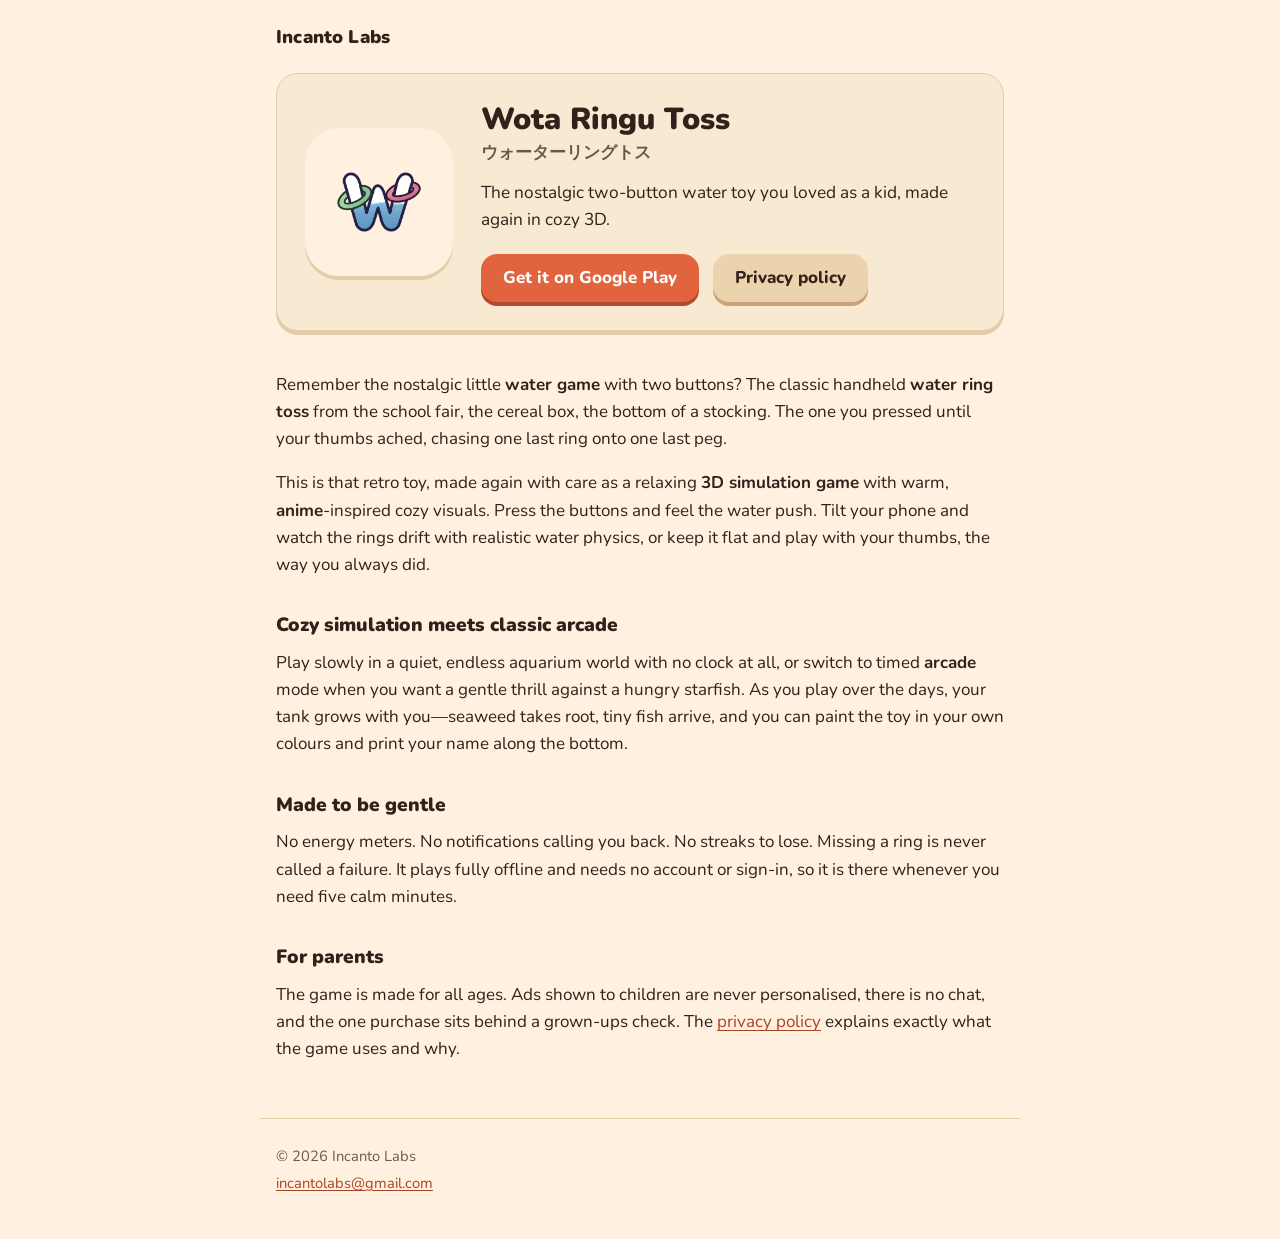
<file: index.html>
<!doctype html>
<html lang="en">
<head>
  <meta charset="utf-8">
  <meta name="viewport" content="width=device-width, initial-scale=1">
  <title>Wota Ringu Toss (ウォーターリングトス) | Nostalgic 3D Water Game &amp; Cozy Arcade Simulation | Incanto Labs</title>
  <meta name="description" content="Play Wota Ringu Toss by Incanto Labs! The nostalgic two-button handheld water ring toss toy remade as a cozy 3D water physics simulation and anime-inspired offline arcade game for Android.">
  <meta name="keywords" content="Wota Ringu Toss, ウォーターリングトス, water game, water ring toss, simulation game, cozy arcade game, nostalgic 90s toy, handheld water game, anime cozy game, offline relaxing game, Incanto Labs">
  <meta name="author" content="Incanto Labs">
  <meta name="robots" content="index, follow">
  <meta name="theme-color" content="#fff0df">

  <link rel="canonical" href="https://incanto-labs.github.io/">
  <link rel="icon" type="image/png" href="assets/wota-ringu-toss-icon.png">
  <link rel="apple-touch-icon" href="assets/wota-ringu-toss-icon.png">
  <link rel="stylesheet" href="assets/site.css">

  <!-- Open Graph / Facebook / Discord -->
  <meta property="og:type" content="website">
  <meta property="og:site_name" content="Incanto Labs">
  <meta property="og:title" content="Wota Ringu Toss : ウォーターリングトス | Nostalgic 3D Water Ring Toss Game">
  <meta property="og:description" content="The nostalgic two-button water toy you loved as a kid, remade as a cozy 3D simulation and anime-style arcade game.">
  <meta property="og:image" content="https://incanto-labs.github.io/assets/wota-ringu-toss-icon.png">
  <meta property="og:image:alt" content="Wota Ringu Toss 3D handheld water ring toss game icon">
  <meta property="og:url" content="https://incanto-labs.github.io/">
  <meta property="og:locale" content="en_US">

  <!-- Twitter / X Cards -->
  <meta name="twitter:card" content="summary">
  <meta name="twitter:title" content="Wota Ringu Toss : ウォーターリングトス | Cozy 3D Water Game">
  <meta name="twitter:description" content="The nostalgic two-button water ring toss toy you loved as a kid, made again in cozy 3D.">
  <meta name="twitter:image" content="https://incanto-labs.github.io/assets/wota-ringu-toss-icon.png">

  <!-- Schema.org JSON-LD for Google Rich Results & Play Store Knowledge Graph -->
  <script type="application/ld+json">
  {
    "@context": "https://schema.org",
    "@type": ["VideoGame", "MobileApplication"],
    "name": "Wota Ringu Toss",
    "alternateName": ["ウォーターリングトス", "Wota Ringu Toss Water Game"],
    "url": "https://incanto-labs.github.io/",
    "image": "https://incanto-labs.github.io/assets/wota-ringu-toss-icon.png",
    "description": "The nostalgic two-button handheld water ring toss toy you loved as a kid, remade in cozy 3D with realistic water physics simulation, anime-inspired visuals, and classic arcade modes.",
    "applicationCategory": "GameApplication",
    "applicationSubCategory": "Arcade, Simulation",
    "genre": ["Simulation Game", "Arcade Game", "Cozy Game", "Nostalgic Toy Simulator", "Anime Aesthetic"],
    "operatingSystem": "Android",
    "inLanguage": ["en", "ja"],
    "author": {
      "@type": "Organization",
      "name": "Incanto Labs",
      "url": "https://incanto-labs.github.io/",
      "email": "incantolabs@gmail.com"
    },
    "publisher": {
      "@type": "Organization",
      "name": "Incanto Labs"
    },
    "offers": {
      "@type": "Offer",
      "price": "0",
      "priceCurrency": "USD",
      "availability": "https://schema.org/InStock"
    },
    "installUrl": "https://play.google.com/store/apps/details?id=com.incantolabs.wotaringutoss",
    "sameAs": [
      "https://play.google.com/store/apps/details?id=com.incantolabs.wotaringutoss"
    ]
  }
  </script>
</head>
<body>
  <header class="site-head wrap">
    <h1 class="brand">Incanto Labs</h1>
  </header>

  <main class="wrap">
    <section class="game card" aria-labelledby="wrt-title">
      <img class="game-icon" src="assets/wota-ringu-toss-icon.png" width="512" height="512" alt="Wota Ringu Toss - Nostalgic 3D Handheld Water Ring Toss Simulation and Cozy Arcade Game">
      <div>
        <h2 id="wrt-title">Wota Ringu Toss</h2>
        <p class="game-jp" lang="ja">ウォーターリングトス</p>
        <p class="lede">The nostalgic two-button water toy you loved as a kid, made again in cozy 3D.</p>
        <div class="actions">
          <a class="btn btn-primary" href="https://play.google.com/store/apps/details?id=com.incantolabs.wotaringutoss" rel="noopener">Get it on Google Play</a>
          <a class="btn" href="wota-ringu-toss/privacy/">Privacy policy</a>
        </div>
      </div>
    </section>

    <section class="about" aria-label="About Wota Ringu Toss">
      <p>Remember the nostalgic little <strong>water game</strong> with two buttons? The classic handheld <strong>water ring toss</strong> from the school fair, the cereal box, the bottom of a stocking. The one you pressed until your thumbs ached, chasing one last ring onto one last peg.</p>
      <p>This is that retro toy, made again with care as a relaxing <strong>3D simulation game</strong> with warm, <strong>anime</strong>-inspired cozy visuals. Press the buttons and feel the water push. Tilt your phone and watch the rings drift with realistic water physics, or keep it flat and play with your thumbs, the way you always did.</p>

      <h3>Cozy simulation meets classic arcade</h3>
      <p>Play slowly in a quiet, endless aquarium world with no clock at all, or switch to timed <strong>arcade</strong> mode when you want a gentle thrill against a hungry starfish. As you play over the days, your tank grows with you—seaweed takes root, tiny fish arrive, and you can paint the toy in your own colours and print your name along the bottom.</p>

      <h3>Made to be gentle</h3>
      <p>No energy meters. No notifications calling you back. No streaks to lose. Missing a ring is never called a failure. It plays fully offline and needs no account or sign-in, so it is there whenever you need five calm minutes.</p>

      <h3>For parents</h3>
      <p>The game is made for all ages. Ads shown to children are never personalised, there is no chat, and the one purchase sits behind a grown-ups check. The <a href="wota-ringu-toss/privacy/">privacy policy</a> explains exactly what the game uses and why.</p>
    </section>
  </main>

  <footer class="site-foot wrap">
    <p>&copy; 2026 Incanto Labs</p>
    <p><a href="mailto:incantolabs@gmail.com">incantolabs@gmail.com</a></p>
  </footer>
</body>
</html>
</file>
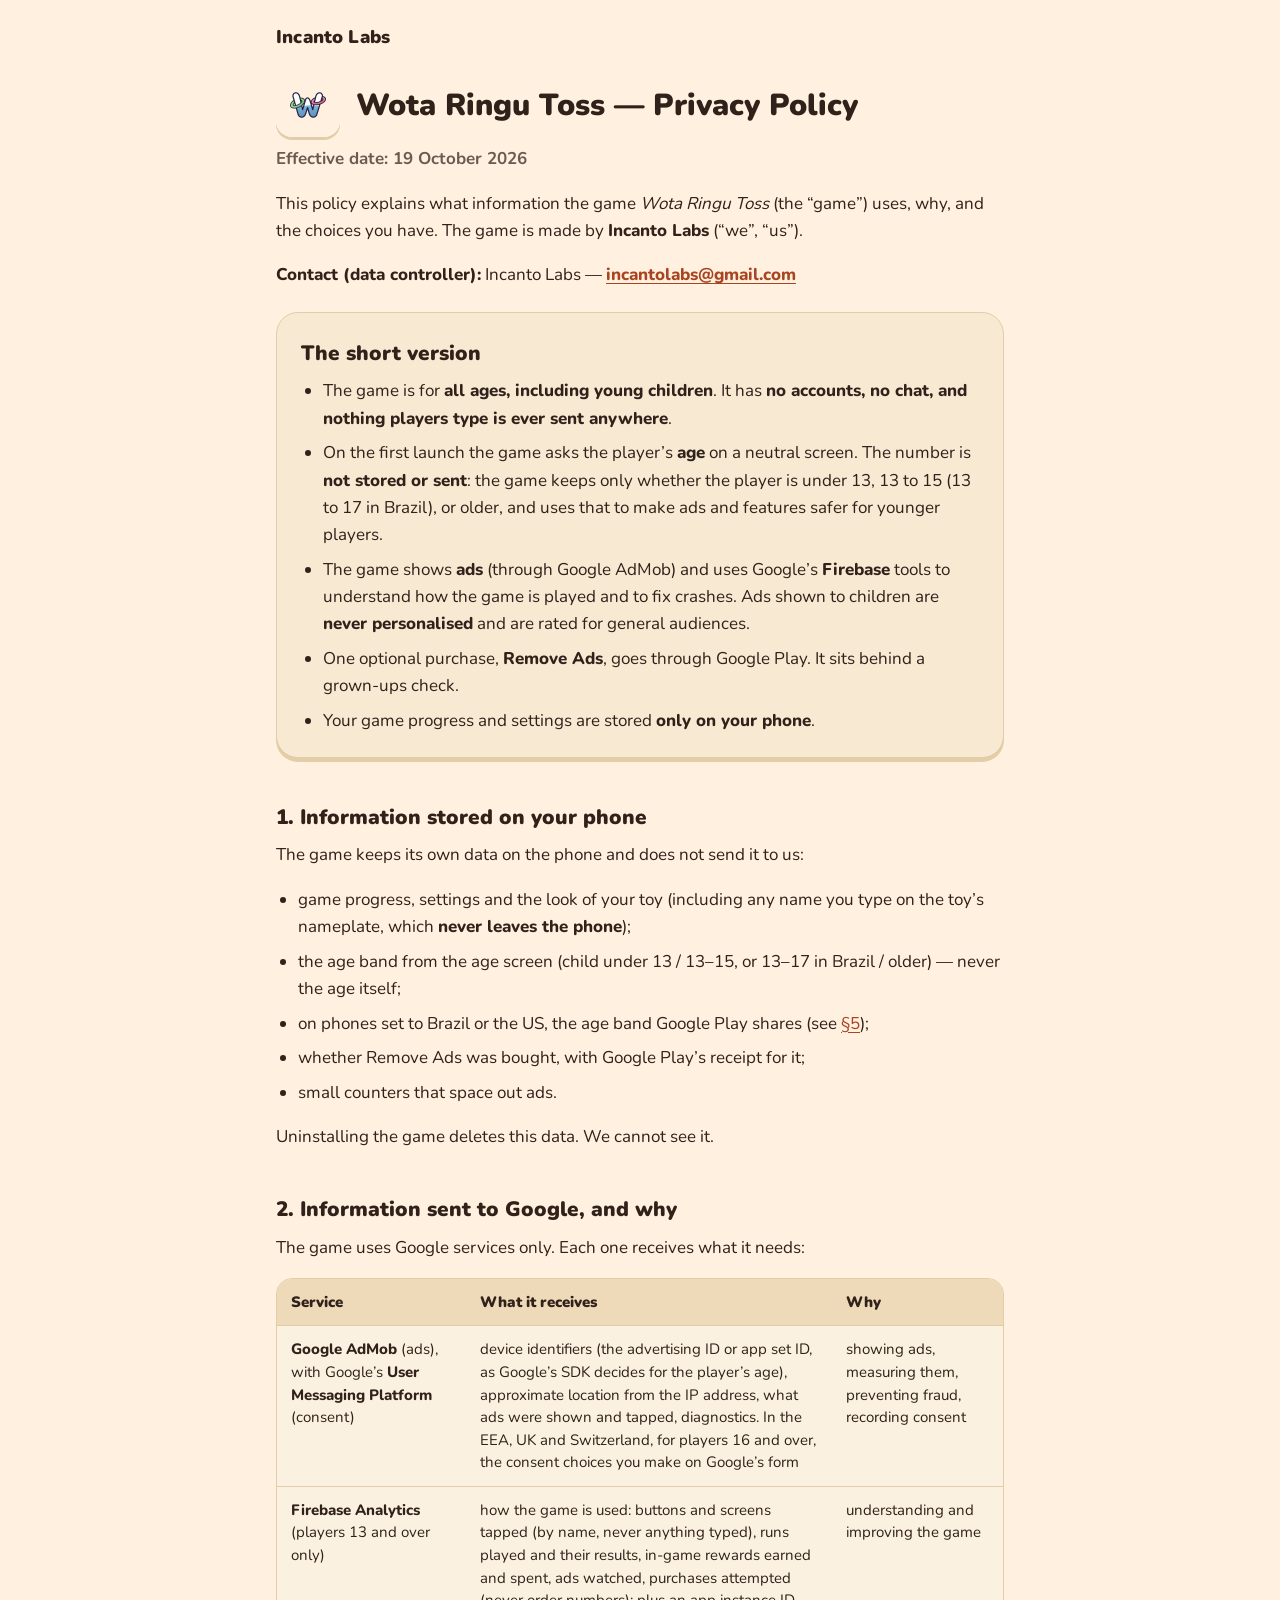
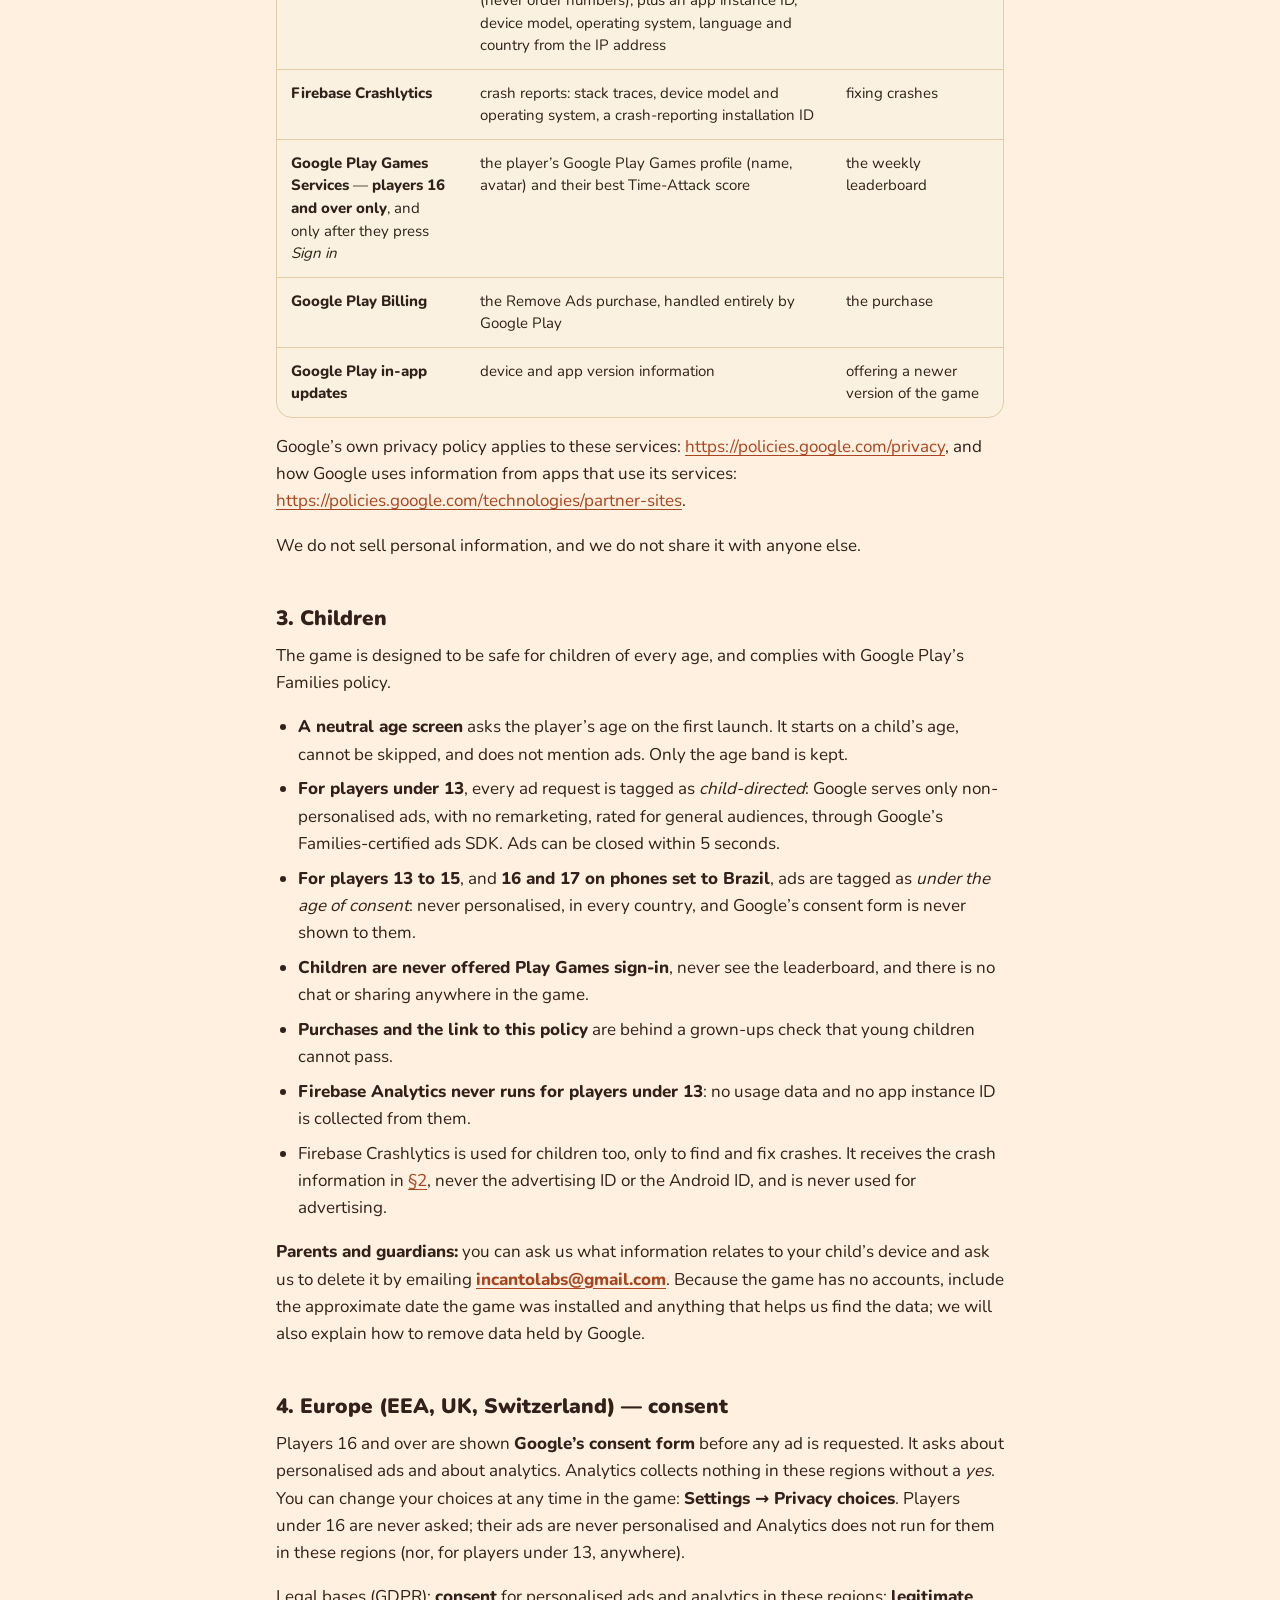
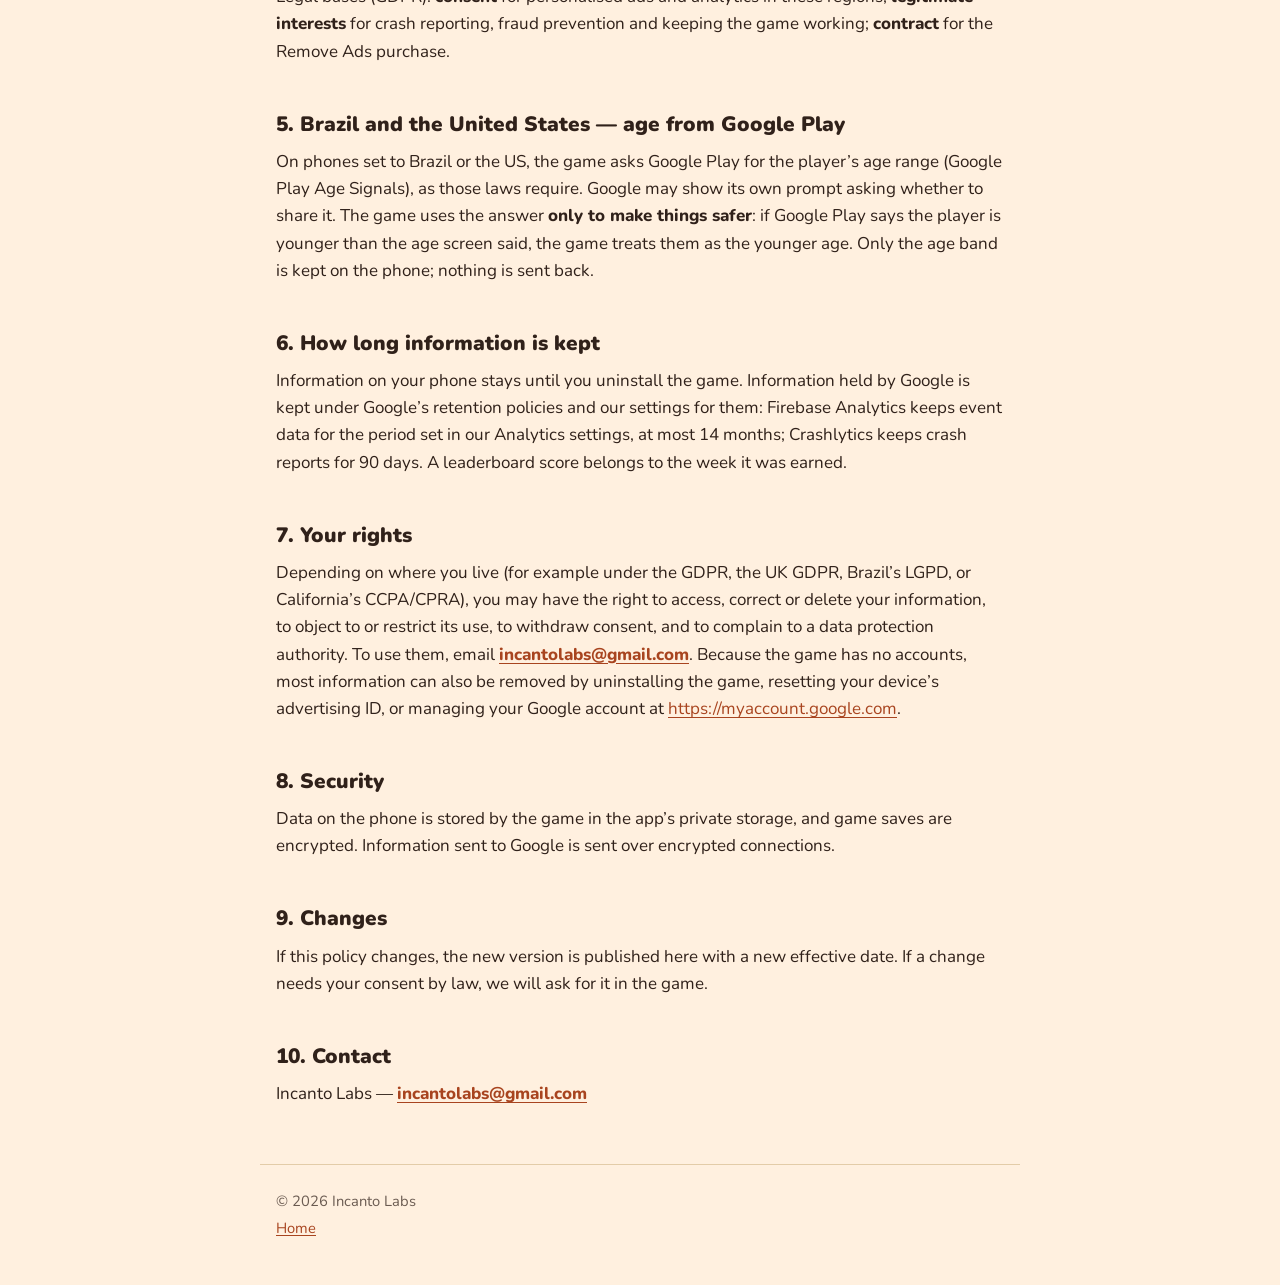
<file: wota-ringu-toss/privacy/index.html>
<!doctype html>
<html lang="en">
<head>
  <meta charset="utf-8">
  <meta name="viewport" content="width=device-width, initial-scale=1">
  <title>Privacy Policy — Wota Ringu Toss</title>
  <meta name="description" content="What information Wota Ringu Toss uses, why, and the choices you have.">
  <meta name="theme-color" content="#fff0df">
  <link rel="icon" type="image/png" href="../../assets/wota-ringu-toss-icon.png">
  <link rel="apple-touch-icon" href="../../assets/wota-ringu-toss-icon.png">
  <link rel="stylesheet" href="../../assets/site.css">
  <!-- The text of this page is docs/privacy-policy.md in the game repo (guidelines DAT-7).
       Keep the two the same: change both in the same commit as the code that changes
       what the game collects (DAT-3). -->
</head>
<body>
  <header class="site-head wrap">
    <a class="brand" href="../../">Incanto Labs</a>
  </header>

  <main class="wrap policy">
    <div class="policy-head">
      <img src="../../assets/wota-ringu-toss-icon.png" width="512" height="512" alt="">
      <h1>Wota Ringu Toss — Privacy Policy</h1>
    </div>
    <p class="effective">Effective date: 19 October 2026</p>

    <p>This policy explains what information the game <em>Wota Ringu Toss</em> (the &ldquo;game&rdquo;) uses, why, and the choices you have. The game is made by <strong>Incanto Labs</strong> (&ldquo;we&rdquo;, &ldquo;us&rdquo;).</p>

    <p><strong>Contact (data controller):</strong> Incanto Labs — <strong><a href="mailto:incantolabs@gmail.com">incantolabs@gmail.com</a></strong></p>

    <section class="summary card" aria-labelledby="short">
      <h2 id="short">The short version</h2>
      <ul>
        <li>The game is for <strong>all ages, including young children</strong>. It has <strong>no accounts, no chat, and nothing players type is ever sent anywhere</strong>.</li>
        <li>On the first launch the game asks the player&rsquo;s <strong>age</strong> on a neutral screen. The number is <strong>not stored or sent</strong>: the game keeps only whether the player is under 13, 13 to 15 (13 to 17 in Brazil), or older, and uses that to make ads and features safer for younger players.</li>
        <li>The game shows <strong>ads</strong> (through Google AdMob) and uses Google&rsquo;s <strong>Firebase</strong> tools to understand how the game is played and to fix crashes. Ads shown to children are <strong>never personalised</strong> and are rated for general audiences.</li>
        <li>One optional purchase, <strong>Remove Ads</strong>, goes through Google Play. It sits behind a grown-ups check.</li>
        <li>Your game progress and settings are stored <strong>only on your phone</strong>.</li>
      </ul>
    </section>

    <h2 id="on-your-phone">1. Information stored on your phone</h2>
    <p>The game keeps its own data on the phone and does not send it to us:</p>
    <ul>
      <li>game progress, settings and the look of your toy (including any name you type on the toy&rsquo;s nameplate, which <strong>never leaves the phone</strong>);</li>
      <li>the age band from the age screen (child under 13 / 13–15, or 13–17 in Brazil / older) — never the age itself;</li>
      <li>on phones set to Brazil or the US, the age band Google Play shares (see <a href="#brazil-us">§5</a>);</li>
      <li>whether Remove Ads was bought, with Google Play&rsquo;s receipt for it;</li>
      <li>small counters that space out ads.</li>
    </ul>
    <p>Uninstalling the game deletes this data. We cannot see it.</p>

    <h2 id="sent-to-google">2. Information sent to Google, and why</h2>
    <p>The game uses Google services only. Each one receives what it needs:</p>
    <table class="services" role="table">
      <thead role="rowgroup">
        <tr role="row">
          <th role="columnheader" scope="col">Service</th>
          <th role="columnheader" scope="col">What it receives</th>
          <th role="columnheader" scope="col">Why</th>
        </tr>
      </thead>
      <tbody role="rowgroup">
        <tr role="row">
          <td role="cell"><strong>Google AdMob</strong> (ads), with Google&rsquo;s <strong>User Messaging Platform</strong> (consent)</td>
          <td role="cell" data-label="What it receives">device identifiers (the advertising ID or app set ID, as Google&rsquo;s SDK decides for the player&rsquo;s age), approximate location from the IP address, what ads were shown and tapped, diagnostics. In the EEA, UK and Switzerland, for players 16 and over, the consent choices you make on Google&rsquo;s form</td>
          <td role="cell" data-label="Why">showing ads, measuring them, preventing fraud, recording consent</td>
        </tr>
        <tr role="row">
          <td role="cell"><strong>Firebase Analytics</strong> (players 13 and over only)</td>
          <td role="cell" data-label="What it receives">how the game is used: buttons and screens tapped (by name, never anything typed), runs played and their results, in-game rewards earned and spent, ads watched, purchases attempted (never order numbers); plus an app instance ID, device model, operating system, language and country from the IP address</td>
          <td role="cell" data-label="Why">understanding and improving the game</td>
        </tr>
        <tr role="row">
          <td role="cell"><strong>Firebase Crashlytics</strong></td>
          <td role="cell" data-label="What it receives">crash reports: stack traces, device model and operating system, a crash-reporting installation ID</td>
          <td role="cell" data-label="Why">fixing crashes</td>
        </tr>
        <tr role="row">
          <td role="cell"><strong>Google Play Games Services</strong> — <strong>players 16 and over only</strong>, and only after they press <em>Sign in</em></td>
          <td role="cell" data-label="What it receives">the player&rsquo;s Google Play Games profile (name, avatar) and their best Time-Attack score</td>
          <td role="cell" data-label="Why">the weekly leaderboard</td>
        </tr>
        <tr role="row">
          <td role="cell"><strong>Google Play Billing</strong></td>
          <td role="cell" data-label="What it receives">the Remove Ads purchase, handled entirely by Google Play</td>
          <td role="cell" data-label="Why">the purchase</td>
        </tr>
        <tr role="row">
          <td role="cell"><strong>Google Play in-app updates</strong></td>
          <td role="cell" data-label="What it receives">device and app version information</td>
          <td role="cell" data-label="Why">offering a newer version of the game</td>
        </tr>
      </tbody>
    </table>
    <p>Google&rsquo;s own privacy policy applies to these services: <a href="https://policies.google.com/privacy">https://policies.google.com/privacy</a>, and how Google uses information from apps that use its services: <a href="https://policies.google.com/technologies/partner-sites">https://policies.google.com/technologies/partner-sites</a>.</p>
    <p>We do not sell personal information, and we do not share it with anyone else.</p>

    <h2 id="children">3. Children</h2>
    <p>The game is designed to be safe for children of every age, and complies with Google Play&rsquo;s Families policy.</p>
    <ul>
      <li><strong>A neutral age screen</strong> asks the player&rsquo;s age on the first launch. It starts on a child&rsquo;s age, cannot be skipped, and does not mention ads. Only the age band is kept.</li>
      <li><strong>For players under 13</strong>, every ad request is tagged as <em>child-directed</em>: Google serves only non-personalised ads, with no remarketing, rated for general audiences, through Google&rsquo;s Families-certified ads SDK. Ads can be closed within 5 seconds.</li>
      <li><strong>For players 13 to 15</strong>, and <strong>16 and 17 on phones set to Brazil</strong>, ads are tagged as <em>under the age of consent</em>: never personalised, in every country, and Google&rsquo;s consent form is never shown to them.</li>
      <li><strong>Children are never offered Play Games sign-in</strong>, never see the leaderboard, and there is no chat or sharing anywhere in the game.</li>
      <li><strong>Purchases and the link to this policy</strong> are behind a grown-ups check that young children cannot pass.</li>
      <li><strong>Firebase Analytics never runs for players under 13</strong>: no usage data and no app instance ID is collected from them.</li>
      <li>Firebase Crashlytics is used for children too, only to find and fix crashes. It receives the crash information in <a href="#sent-to-google">§2</a>, never the advertising ID or the Android ID, and is never used for advertising.</li>
    </ul>
    <p><strong>Parents and guardians:</strong> you can ask us what information relates to your child&rsquo;s device and ask us to delete it by emailing <strong><a href="mailto:incantolabs@gmail.com">incantolabs@gmail.com</a></strong>. Because the game has no accounts, include the approximate date the game was installed and anything that helps us find the data; we will also explain how to remove data held by Google.</p>

    <h2 id="europe">4. Europe (EEA, UK, Switzerland) — consent</h2>
    <p>Players 16 and over are shown <strong>Google&rsquo;s consent form</strong> before any ad is requested. It asks about personalised ads and about analytics. Analytics collects nothing in these regions without a <em>yes</em>. You can change your choices at any time in the game: <strong>Settings → Privacy choices</strong>. Players under 16 are never asked; their ads are never personalised and Analytics does not run for them in these regions (nor, for players under 13, anywhere).</p>
    <p>Legal bases (GDPR): <strong>consent</strong> for personalised ads and analytics in these regions; <strong>legitimate interests</strong> for crash reporting, fraud prevention and keeping the game working; <strong>contract</strong> for the Remove Ads purchase.</p>

    <h2 id="brazil-us">5. Brazil and the United States — age from Google Play</h2>
    <p>On phones set to Brazil or the US, the game asks Google Play for the player&rsquo;s age range (Google Play Age Signals), as those laws require. Google may show its own prompt asking whether to share it. The game uses the answer <strong>only to make things safer</strong>: if Google Play says the player is younger than the age screen said, the game treats them as the younger age. Only the age band is kept on the phone; nothing is sent back.</p>

    <h2 id="retention">6. How long information is kept</h2>
    <p>Information on your phone stays until you uninstall the game. Information held by Google is kept under Google&rsquo;s retention policies and our settings for them: Firebase Analytics keeps event data for the period set in our Analytics settings, at most 14 months; Crashlytics keeps crash reports for 90 days. A leaderboard score belongs to the week it was earned.</p>

    <h2 id="rights">7. Your rights</h2>
    <p>Depending on where you live (for example under the GDPR, the UK GDPR, Brazil&rsquo;s LGPD, or California&rsquo;s CCPA/CPRA), you may have the right to access, correct or delete your information, to object to or restrict its use, to withdraw consent, and to complain to a data protection authority. To use them, email <strong><a href="mailto:incantolabs@gmail.com">incantolabs@gmail.com</a></strong>. Because the game has no accounts, most information can also be removed by uninstalling the game, resetting your device&rsquo;s advertising ID, or managing your Google account at <a href="https://myaccount.google.com">https://myaccount.google.com</a>.</p>

    <h2 id="security">8. Security</h2>
    <p>Data on the phone is stored by the game in the app&rsquo;s private storage, and game saves are encrypted. Information sent to Google is sent over encrypted connections.</p>

    <h2 id="changes">9. Changes</h2>
    <p>If this policy changes, the new version is published here with a new effective date. If a change needs your consent by law, we will ask for it in the game.</p>

    <h2 id="contact">10. Contact</h2>
    <p>Incanto Labs — <strong><a href="mailto:incantolabs@gmail.com">incantolabs@gmail.com</a></strong></p>
  </main>

  <footer class="site-foot wrap">
    <p>&copy; 2026 Incanto Labs</p>
    <p><a href="../../">Home</a></p>
  </footer>
</body>
</html>
</file>
<file: assets/site.css>
/* Incanto Labs — the game's "Biscuit" palette (watery-rings docs/ui-style.md). */

@font-face {
  font-family: "Nunito";
  src: url("fonts/Nunito-Latin.woff2") format("woff2");
  font-weight: 200 1000;
  font-display: swap;
}

:root {
  color-scheme: light;
  --paper: #fff0df;
  --card: #f7e9d2;
  --card-light: #fbf1e0;
  --card-edge: #e3cca8;
  --inset: #eedab9;
  --ink: #30211a;
  --ink-soft: rgba(48, 33, 26, 0.72);
  --toast: #ebd3ae;
  --toast-edge: #c9a47a;
  --coral: #e2643f;
  --coral-edge: #b44a2b;
  --link: #a8441f;
  --radius: 22px;
}

*,
*::before,
*::after {
  box-sizing: border-box;
}

html {
  -webkit-text-size-adjust: 100%;
}

body {
  margin: 0;
  background: var(--paper);
  color: var(--ink);
  font-family: "Nunito", system-ui, -apple-system, "Segoe UI", Roboto,
    "Hiragino Maru Gothic ProN", "Yu Gothic", Meiryo, sans-serif;
  font-size: 17px;
  line-height: 1.6;
}

img {
  max-width: 100%;
  height: auto;
}

a {
  color: var(--link);
  text-underline-offset: 0.15em;
  overflow-wrap: anywhere;
}

a:hover {
  color: var(--coral-edge);
}

:focus-visible {
  outline: 3px solid var(--coral);
  outline-offset: 3px;
  border-radius: 6px;
}

.wrap {
  width: 100%;
  max-width: 760px;
  margin: 0 auto;
  padding: 0 16px;
}

/* --- Header and footer ---------------------------------------------------- */

.site-head {
  display: flex;
  align-items: center;
  justify-content: space-between;
  gap: 12px;
  padding-top: 22px;
  padding-bottom: 22px;
}

.brand {
  margin: 0;
  font-size: 1.15rem;
  font-weight: 900;
  letter-spacing: 0.01em;
  color: var(--ink);
  text-decoration: none;
}

a.brand:hover {
  color: var(--ink);
}

.site-foot {
  margin-top: 56px;
  padding-top: 22px;
  padding-bottom: 40px;
  border-top: 1px solid var(--card-edge);
  color: var(--ink-soft);
  font-size: 0.92rem;
}

.site-foot p {
  margin: 0.25em 0;
}

/* --- Cards and buttons --------------------------------------------------- */

.card {
  background: var(--card);
  border: 1px solid var(--card-edge);
  border-radius: var(--radius);
  box-shadow: 0 4px 0 var(--card-edge);
}

.btn {
  display: inline-flex;
  align-items: center;
  justify-content: center;
  min-height: 48px;
  padding: 10px 22px;
  border-radius: 16px;
  background: var(--toast);
  box-shadow: 0 4px 0 var(--toast-edge);
  color: var(--ink);
  font-weight: 800;
  text-decoration: none;
  transition: transform 60ms ease, box-shadow 60ms ease;
}

.btn:hover {
  color: var(--ink);
}

.btn:active {
  transform: translateY(4px);
  box-shadow: 0 0 0 var(--toast-edge);
}

.btn-primary {
  background: var(--coral);
  box-shadow: 0 4px 0 var(--coral-edge);
  color: #fff;
}

.btn-primary:hover {
  color: #fff;
}

.btn-primary:active {
  box-shadow: 0 0 0 var(--coral-edge);
}

/* --- Home page ----------------------------------------------------------- */

.game {
  display: grid;
  grid-template-columns: 148px 1fr;
  gap: 28px;
  align-items: center;
  padding: 28px;
}

.game-icon {
  display: block;
  width: 148px;
  height: 148px;
  border-radius: 34px;
  box-shadow: 0 4px 0 var(--card-edge);
}

.game h2 {
  margin: 0;
  font-size: 1.9rem;
  font-weight: 900;
  line-height: 1.15;
}

.game-jp {
  margin: 2px 0 0;
  color: var(--ink-soft);
  font-weight: 700;
}

.lede {
  margin: 12px 0 20px;
  font-size: 1.08rem;
}

.actions {
  display: flex;
  flex-wrap: wrap;
  gap: 12px 14px;
}

.about {
  margin-top: 40px;
}

.about h3 {
  margin: 32px 0 8px;
  font-size: 1.2rem;
  font-weight: 900;
}

.about p {
  margin: 0 0 1em;
}

@media (max-width: 560px) {
  .game {
    grid-template-columns: 1fr;
    justify-items: center;
    gap: 18px;
    padding: 24px 20px;
    text-align: center;
  }

  .game-icon {
    width: 120px;
    height: 120px;
    border-radius: 28px;
  }

  .actions {
    justify-content: center;
  }

  .actions .btn {
    flex: 1 1 100%;
  }

  .policy h1 {
    font-size: 1.5rem;
  }

  .policy-head img {
    width: 52px;
    height: 52px;
    border-radius: 13px;
  }
}

/* --- Privacy policy ------------------------------------------------------ */

.policy-head {
  display: flex;
  align-items: center;
  gap: 16px;
  margin-bottom: 8px;
}

.policy-head img {
  flex: none;
  width: 64px;
  height: 64px;
  border-radius: 16px;
  box-shadow: 0 3px 0 var(--card-edge);
}

.policy h1 {
  margin: 0;
  font-size: 1.9rem;
  font-weight: 900;
  line-height: 1.2;
}

.effective {
  margin: 0 0 24px;
  color: var(--ink-soft);
  font-weight: 700;
}

.policy h2 {
  margin: 2.2em 0 0.5em;
  font-size: 1.3rem;
  font-weight: 900;
  line-height: 1.3;
  scroll-margin-top: 16px;
}

.policy p,
.policy ul {
  margin: 0 0 1em;
}

.policy ul {
  padding-left: 1.3em;
}

.policy li {
  margin-bottom: 0.45em;
}

.policy strong {
  font-weight: 800;
}

.summary {
  padding: 8px 24px 6px;
  margin: 24px 0 8px;
}

.summary h2 {
  margin-top: 0.9em;
}

.services {
  width: 100%;
  margin: 0 0 1em;
  border-collapse: separate;
  border-spacing: 0;
  background: var(--card-light);
  border: 1px solid var(--card-edge);
  border-radius: 16px;
  overflow: hidden;
  font-size: 0.94rem;
  line-height: 1.5;
}

.services th,
.services td {
  padding: 12px 14px;
  border-bottom: 1px solid var(--card-edge);
  text-align: left;
  vertical-align: top;
}

.services thead th {
  background: var(--inset);
  font-weight: 900;
}

.services tbody tr:last-child td {
  border-bottom: 0;
}

.services td:first-child {
  width: 26%;
}

@media (max-width: 640px) {
  .services thead {
    position: absolute;
    width: 1px;
    height: 1px;
    overflow: hidden;
    clip: rect(0 0 0 0);
    white-space: nowrap;
  }

  .services,
  .services tbody,
  .services tr,
  .services td {
    display: block;
    width: 100%;
  }

  .services tr {
    padding: 14px 16px 10px;
    border-bottom: 1px solid var(--card-edge);
  }

  .services tbody tr:last-child {
    border-bottom: 0;
  }

  .services td,
  .services td:first-child {
    width: 100%;
    padding: 0 0 8px;
    border: 0;
  }

  .services td:first-child {
    font-size: 1.02rem;
  }

  .services td + td::before {
    content: attr(data-label);
    display: block;
    color: var(--ink-soft);
    font-size: 0.78rem;
    font-weight: 900;
    letter-spacing: 0.05em;
    text-transform: uppercase;
  }
}
</file>
